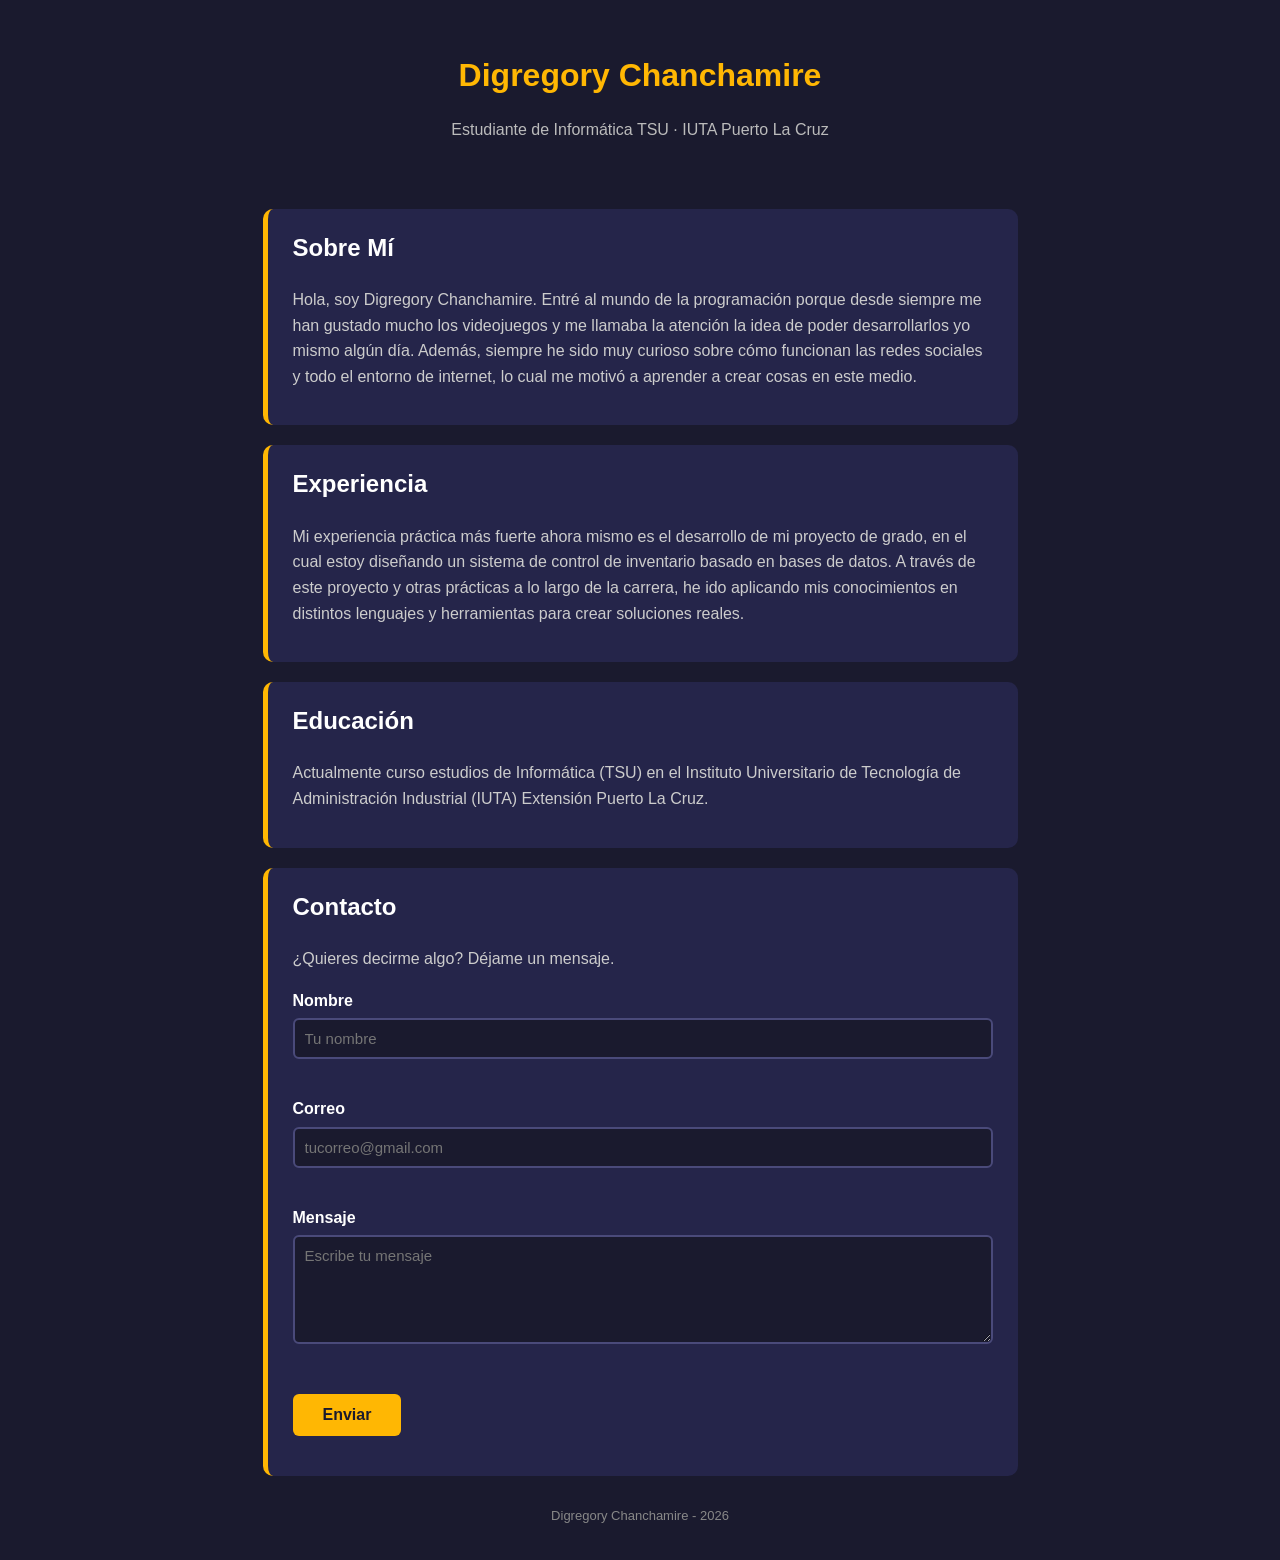
<file: index.html>
<!doctype html>
<html lang="es">
<head>
  <meta charset="utf-8">
  <meta http-equiv="refresh" content="0; url=perfil.html">
  <title>Perfil personal</title>
</head>
<body>
  <p>Si no eres redirigido automaticamente, <a href="perfil.html">abre el perfil</a>.</p>
</body>
</html>
</file>
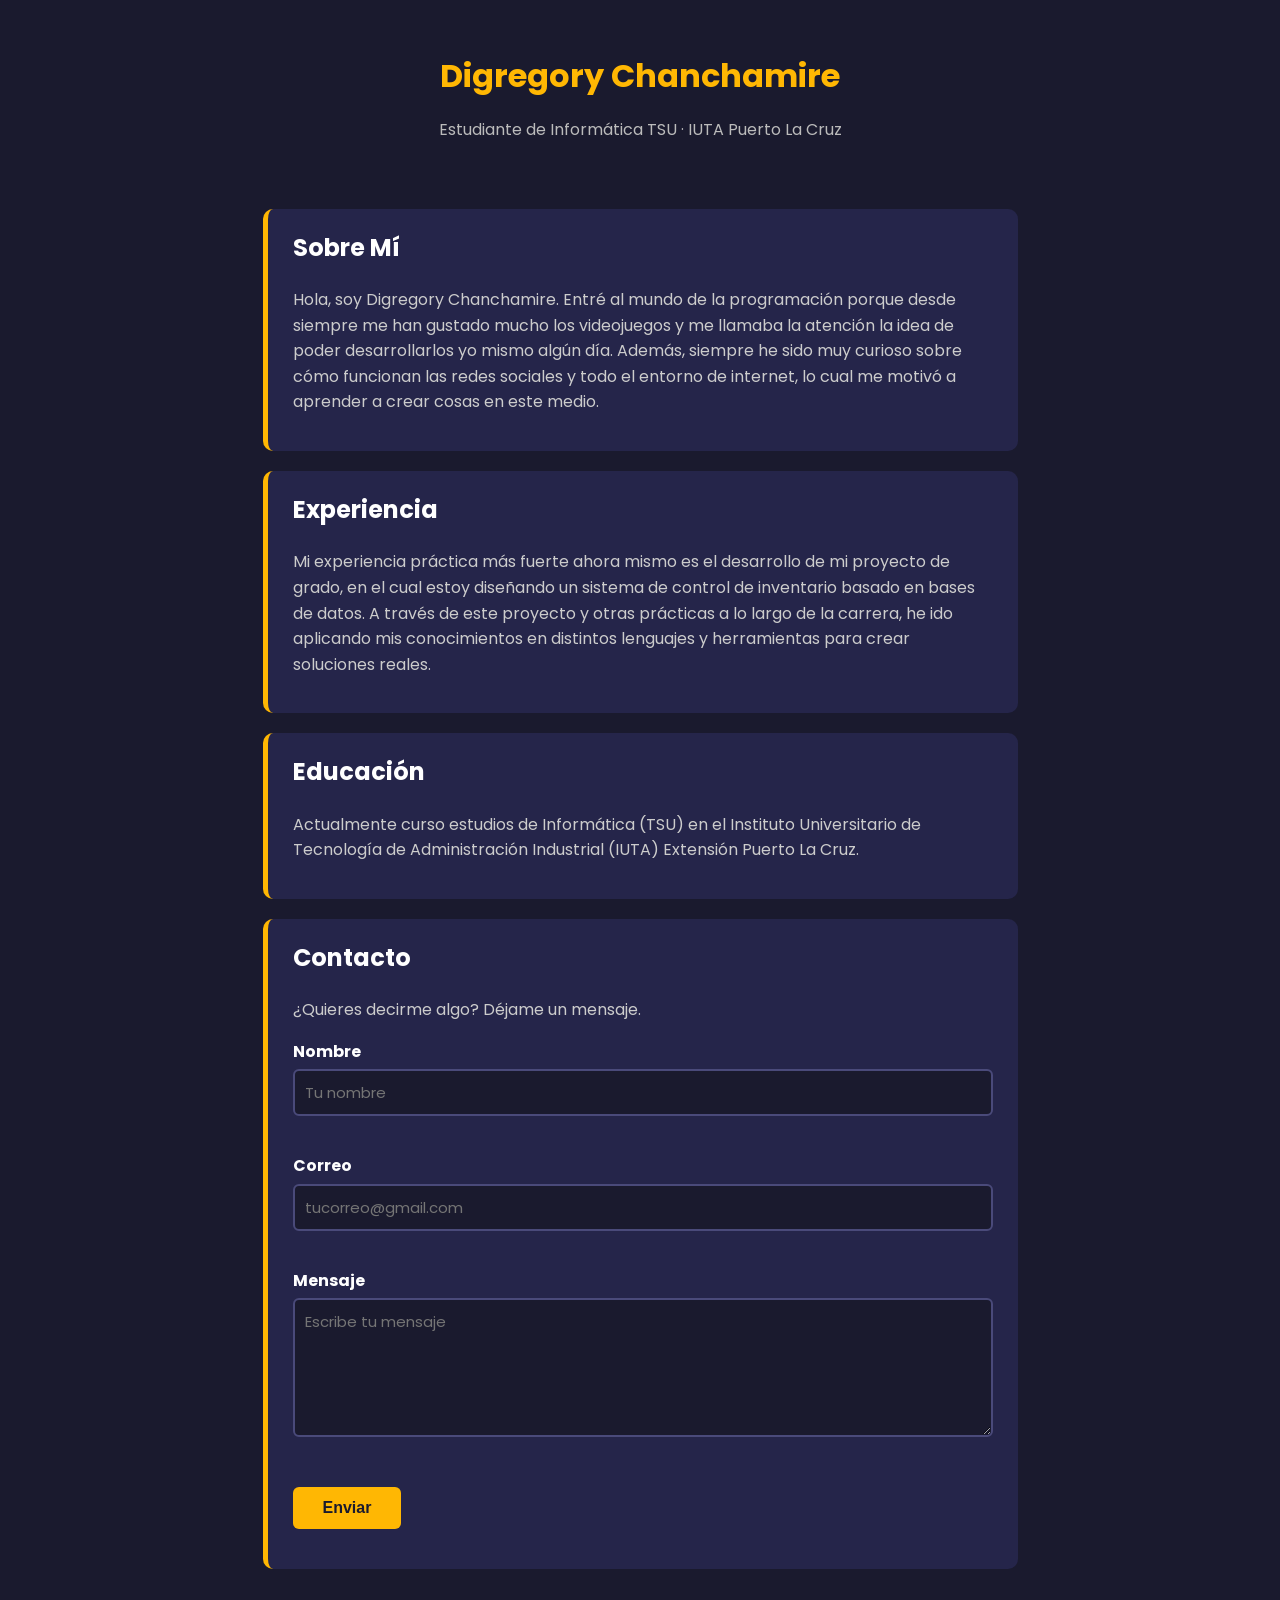
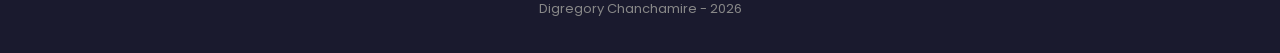
<file: perfil.html>
<!DOCTYPE html>
<html lang="es">
<head>
    <meta charset="UTF-8">
    <meta name="viewport" content="width=device-width, initial-scale=1.0">
    <title>Mi Perfil</title>
    <link href="https://fonts.googleapis.com/css2?family=Poppins:wght@400;600&display=swap" rel="stylesheet">
    <link rel="stylesheet" href="estilos.css">
</head>
<body>

    <header>
        <h1>Digregory Chanchamire</h1>
        <p>Estudiante de Informática TSU · IUTA Puerto La Cruz</p>
    </header>

    <section>
        <h2>Sobre Mí</h2>
        <p>Hola, soy Digregory Chanchamire. Entré al mundo de la programación porque desde siempre me han gustado mucho los videojuegos y me llamaba la atención la idea de poder desarrollarlos yo mismo algún día. Además, siempre he sido muy curioso sobre cómo funcionan las redes sociales y todo el entorno de internet, lo cual me motivó a aprender a crear cosas en este medio.</p>
    </section>

    <section>
        <h2>Experiencia</h2>
        <p>Mi experiencia práctica más fuerte ahora mismo es el desarrollo de mi proyecto de grado, en el cual estoy diseñando un sistema de control de inventario basado en bases de datos. A través de este proyecto y otras prácticas a lo largo de la carrera, he ido aplicando mis conocimientos en distintos lenguajes y herramientas para crear soluciones reales.</p>
    </section>

    <section>
        <h2>Educación</h2>
        <p>Actualmente curso estudios de Informática (TSU) en el Instituto Universitario de Tecnología de Administración Industrial (IUTA) Extensión Puerto La Cruz.</p>
    </section>

    <section id="contacto">
        <h2>Contacto</h2>
        <p>¿Quieres decirme algo? Déjame un mensaje.</p>

        <form id="formulario">
            <label>Nombre</label>
            <input type="text" id="nombre" placeholder="Tu nombre">
            <p class="error" id="errorNombre"></p>

            <label>Correo</label>
            <input type="text" id="correo" placeholder="tucorreo@gmail.com">
            <p class="error" id="errorCorreo"></p>

            <label>Mensaje</label>
            <textarea id="mensaje" rows="5" placeholder="Escribe tu mensaje"></textarea>
            <p class="error" id="errorMensaje"></p>

            <button type="submit">Enviar</button>
        </form>

        <p id="respuesta"></p>
    </section>

    <footer>
        <p>Digregory Chanchamire - 2026</p>
    </footer>

    <script src="contacto.js"></script>
</body>
</html>
</file>
<file: estilos.css>
body {
    font-family: Poppins, Arial, sans-serif;
    background-color: #1a1a2e;
    color: white;
    margin: 0;
    padding: 20px;
    line-height: 1.6;
}

header {
    text-align: center;
    padding: 30px 10px;
}

header h1 {
    margin: 0;
    color: #ffb703;
}

header p {
    color: #bbbbbb;
}

section {
    background-color: #25254a;
    max-width: 700px;
    margin: 20px auto;
    padding: 20px 25px;
    border-radius: 10px;
    border-left: 5px solid #ffb703;
}

h2 {
    margin-top: 0;
    color: white;
}

section p {
    color: #cccccc;
}

label {
    display: block;
    margin-top: 15px;
    margin-bottom: 5px;
    font-weight: bold;
}

input, textarea {
    width: 100%;
    box-sizing: border-box;
    padding: 10px;
    font-size: 15px;
    font-family: Poppins, Arial, sans-serif;
    background-color: #1a1a2e;
    color: white;
    border: 2px solid #4a4a7a;
    border-radius: 6px;
}

input:focus, textarea:focus {
    outline: none;
    border-color: #ffb703;
}

.campo-malo {
    border-color: #ff6b6b;
}

.error {
    color: #ff6b6b;
    font-size: 13px;
    margin: 4px 0 0 0;
    min-height: 18px;
}

button {
    background-color: #ffb703;
    color: #1a1a2e;
    font-size: 16px;
    font-weight: bold;
    border: none;
    border-radius: 6px;
    padding: 12px 30px;
    margin-top: 20px;
    cursor: pointer;
}

button:hover {
    background-color: #e09f00;
}

#respuesta {
    margin-top: 20px;
    text-align: center;
    font-weight: bold;
}

.bien {
    color: #4ade80;
}

.mal {
    color: #ff6b6b;
}

footer {
    text-align: center;
    color: #888888;
    font-size: 13px;
    margin-top: 30px;
}

@media (max-width: 600px) {
    body {
        padding: 10px;
    }

    section {
        padding: 15px;
    }

    button {
        width: 100%;
    }
}
</file>
